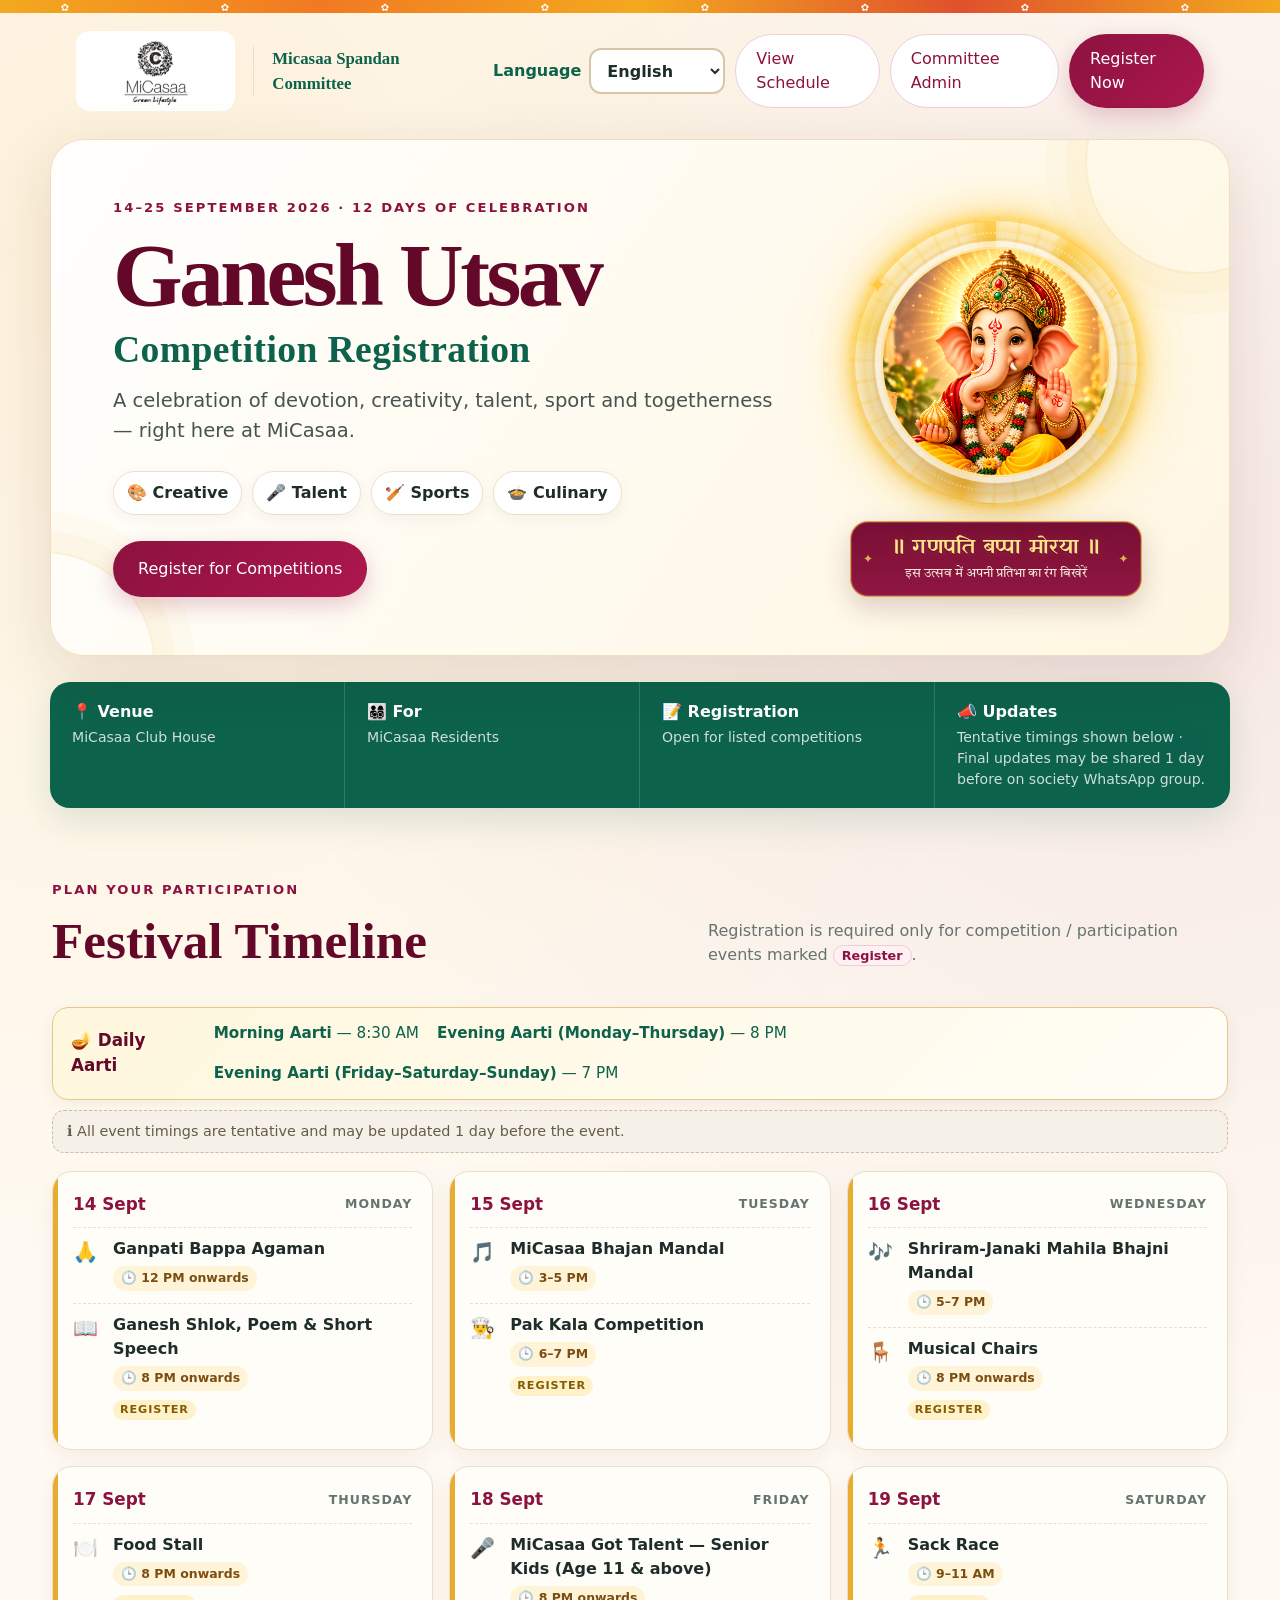
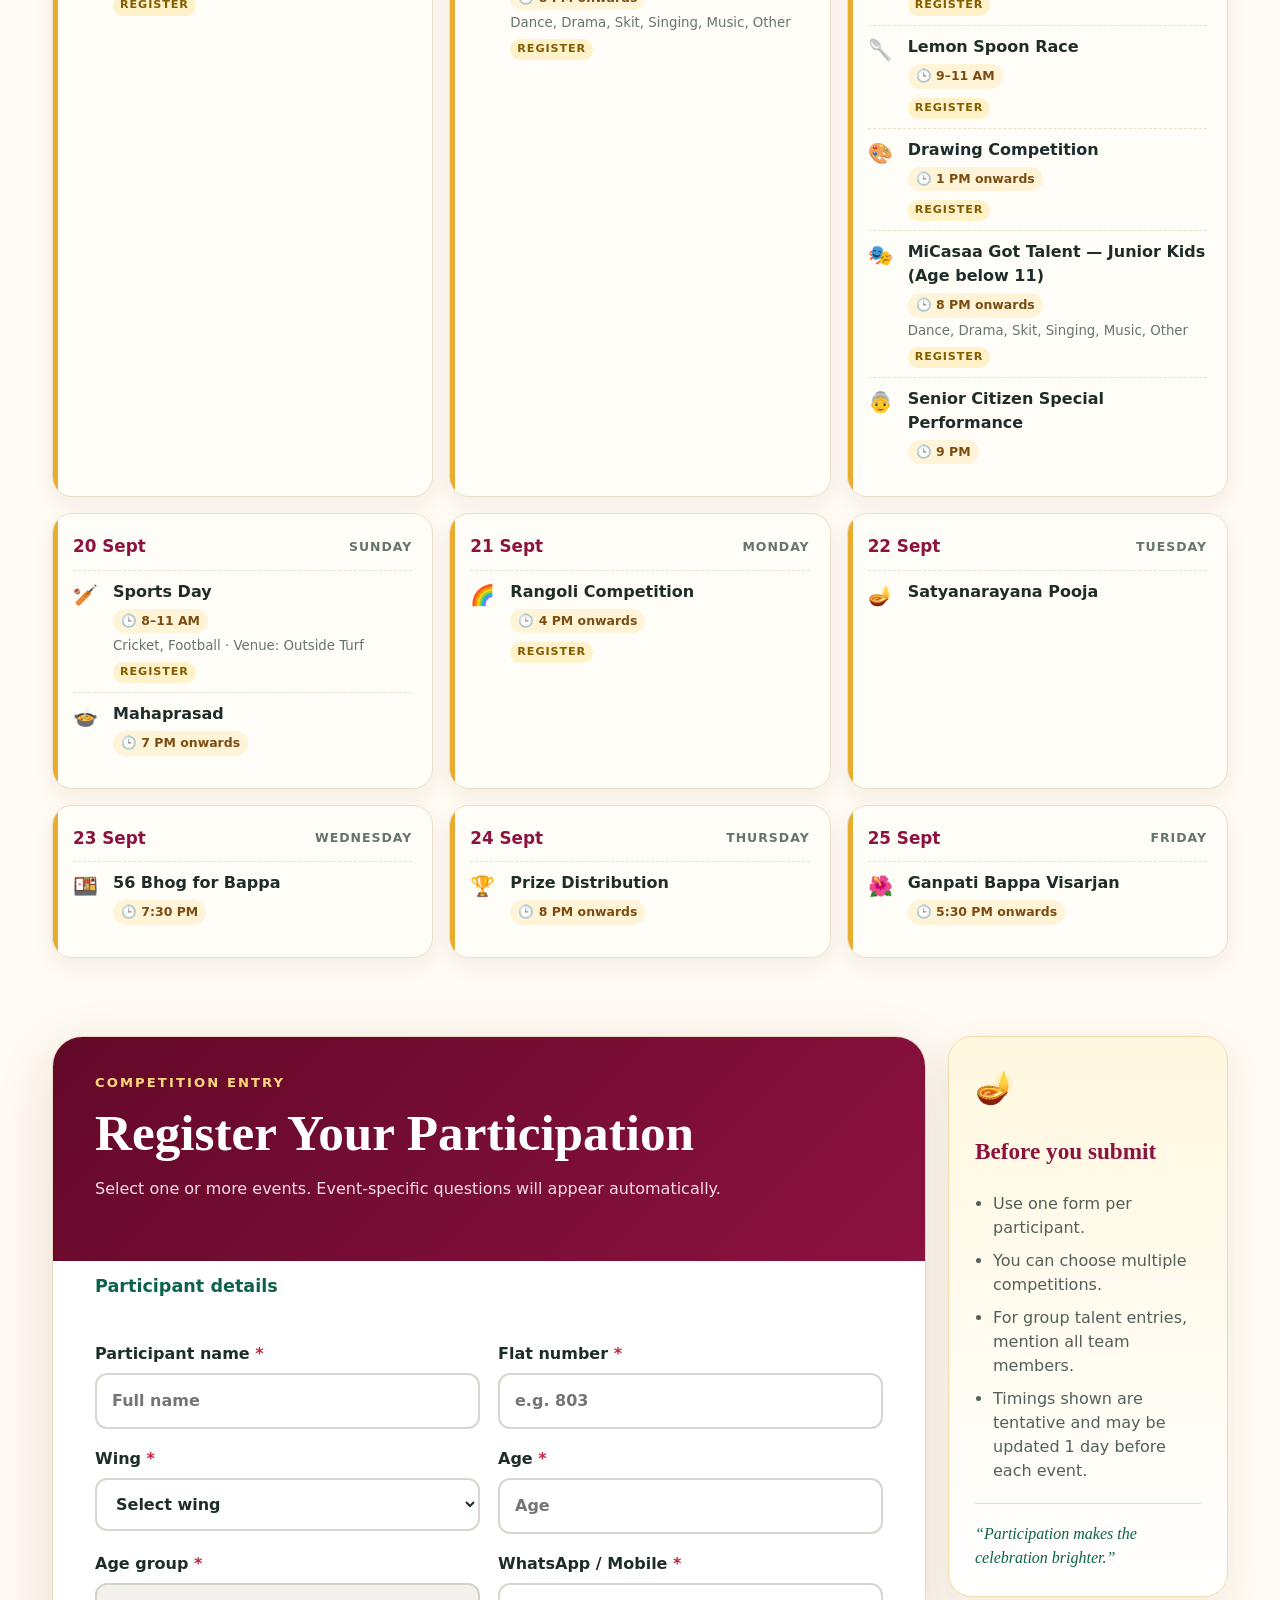
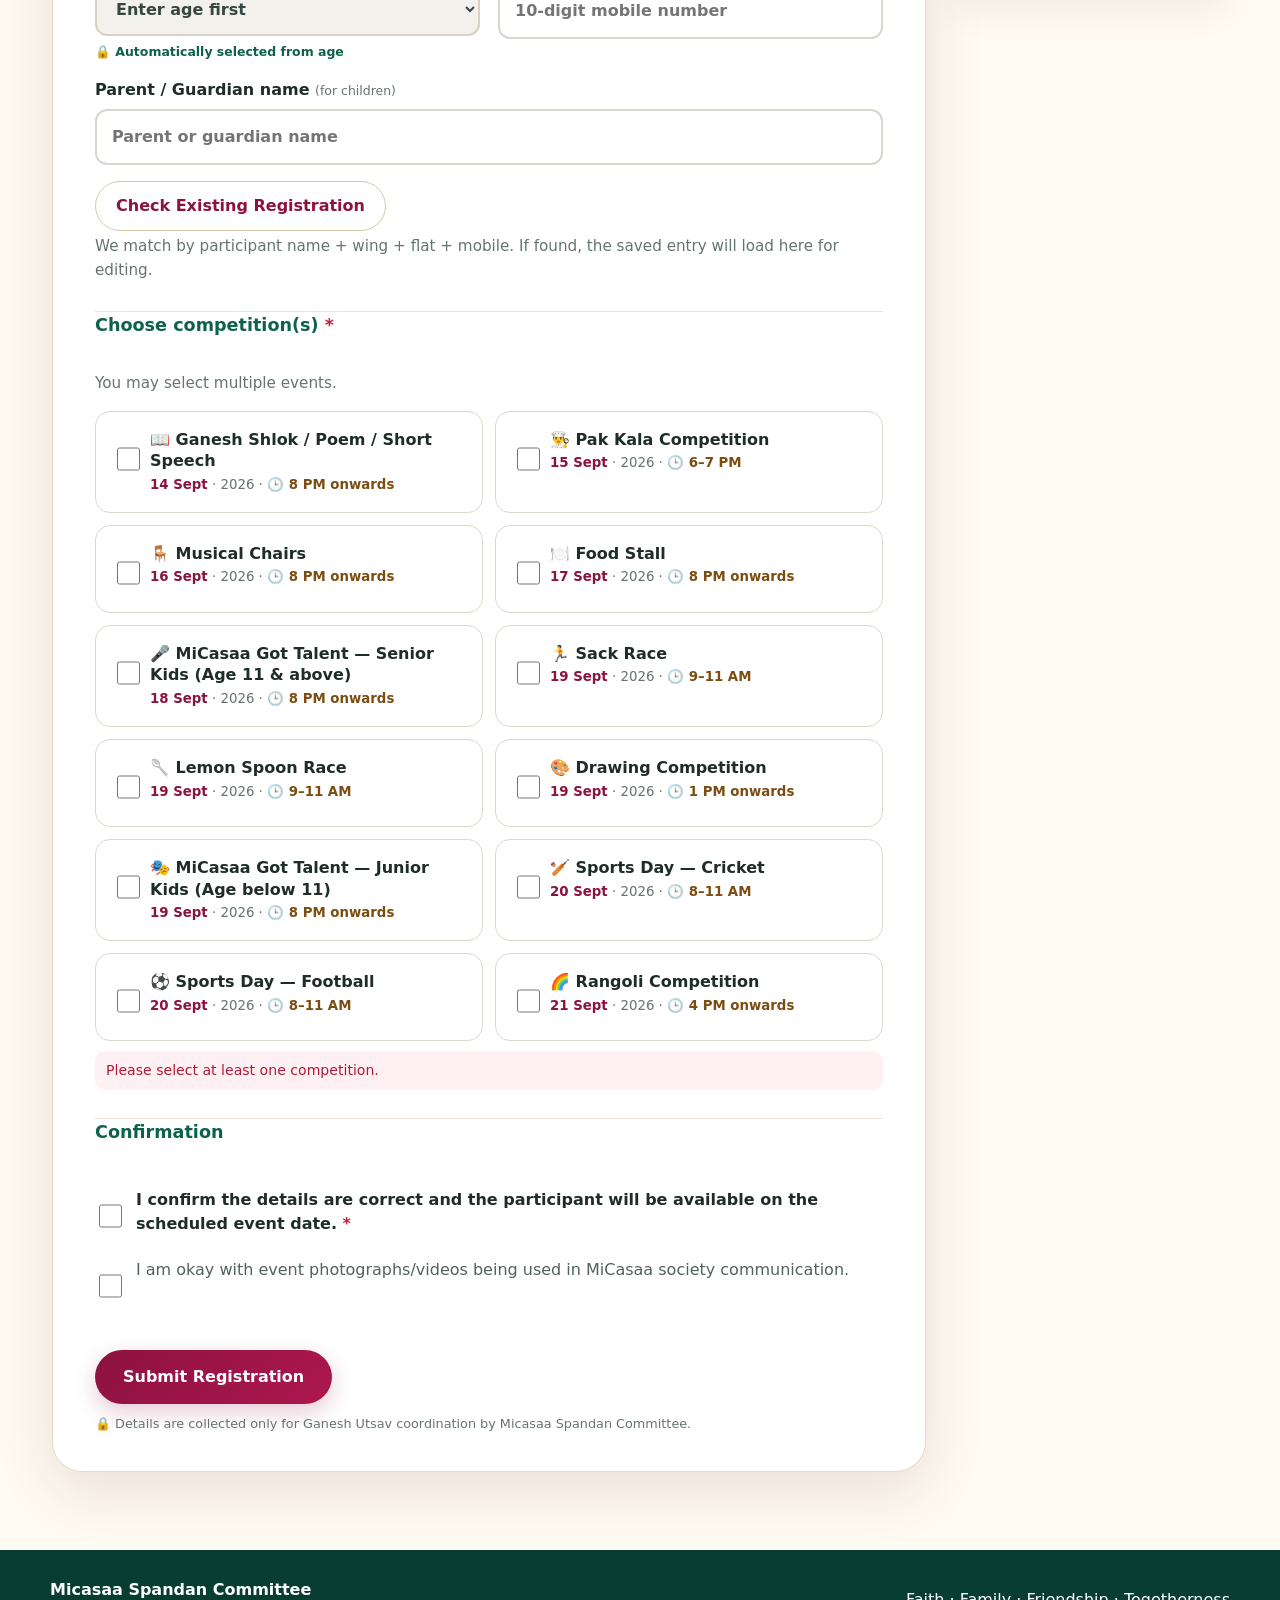
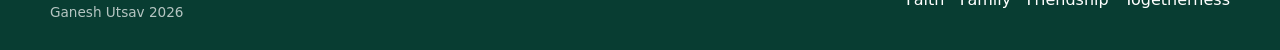
<file: index.html>
<!doctype html>
<html lang="en">
<head>
  <meta charset="utf-8" />
  <meta name="viewport" content="width=device-width, initial-scale=1" />
  <meta name="theme-color" content="#7f1237" />
  <title>MiCasaa Ganesh Utsav 2026 — Competition Registration</title>
  <meta name="description" content="Register for MiCasaa Ganesh Utsav 2026 competitions and activities organised by Micasaa Spandan Committee." />
  <link rel="preconnect" href="https://fonts.googleapis.com" />
  <link rel="preconnect" href="https://fonts.gstatic.com" crossorigin />
  <link href="https://fonts.googleapis.com/css2?family=Tiro+Devanagari+Hindi:ital@0;1&family=Yatra+One&display=swap" rel="stylesheet" />
  <link rel="stylesheet" href="style.css" />
</head>
<body>
  <div class="top-garland" aria-hidden="true">
    <span>✿</span><span>✿</span><span>✿</span><span>✿</span><span>✿</span><span>✿</span><span>✿</span><span>✿</span>
  </div>

  <header class="site-header">
    <div class="brand-wrap">
      <img src="assets/micasaa-logo.png" alt="MiCasaa Green Lifestyle" class="logo" />
      <div class="committee">Micasaa Spandan Committee</div>
    </div>
    <div class="header-actions">
      <label class="language-picker" for="languageSelect"><span data-i18n="languageLabel">Language</span><select id="languageSelect" aria-label="Select language"><option value="en">English</option><option value="hi">हिन्दी</option><option value="mr">मराठी</option></select></label>
      <a class="ghost-btn" href="#schedule" data-i18n="viewSchedule">View Schedule</a>
      <a class="ghost-btn" href="admin.html">Committee Admin</a>
      <a class="primary-btn" href="#register" data-i18n="registerNow">Register Now</a>
    </div>
  </header>

  <main>
    <section class="hero">
      <div class="hero-copy">
        <div class="eyebrow" data-i18n="heroEyebrow">14–25 September 2026 · 12 Days of Celebration</div>
        <h1><span class="hero-main" data-i18n="ganeshUtsav">Ganesh Utsav</span> <span data-i18n="competitionRegistration">Competition Registration</span></h1>
        <p class="hero-text" data-i18n="heroText">A celebration of devotion, creativity, talent, sport and togetherness — right here at MiCasaa.</p>
        <div class="hero-badges">
          <span data-i18n="creative">🎨 Creative</span><span data-i18n="talent">🎤 Talent</span><span data-i18n="sports">🏏 Sports</span><span data-i18n="culinary">🍲 Culinary</span>
        </div>
        <div class="hero-cta">
          <a class="primary-btn large" href="#register" data-i18n="registerCompetitions">Register for Competitions</a>
        </div>
      </div>
      <div class="hero-art" aria-hidden="true">
        <div class="divine-bappa-wrap">
          <div class="divine-aura aura-outer"></div>
          <div class="divine-aura aura-inner"></div>
          <div class="divine-rays"></div>
          <img src="assets/ganpati-reference-mirrored-crop.png" alt="" class="divine-bappa" />
          <span class="divine-sparkle s1">✦</span>
          <span class="divine-sparkle s2">✧</span>
          <span class="divine-sparkle s3">✦</span>
          <span class="divine-sparkle s4">✧</span>
        </div>
        <div class="modak-card festive-blessing" aria-label="गणपति बप्पा मोरया">
          <strong>॥ गणपति बप्पा मोरया ॥</strong>
          <span>इस उत्सव में अपनी प्रतिभा का रंग बिखेरें</span>
        </div>
      </div>
    </section>

    <section class="info-strip">
      <div><strong data-i18n="venue">📍 Venue</strong><span data-i18n="venueValue">MiCasaa Club House</span></div>
      <div><strong data-i18n="forLabel">👨‍👩‍👧‍👦 For</strong><span data-i18n="residents">MiCasaa Residents</span></div>
      <div><strong data-i18n="registrationLabel">📝 Registration</strong><span data-i18n="registrationOpen">Open for listed competitions</span></div>
      <div><strong data-i18n="updates">📣 Updates</strong><span data-i18n="timingsSeparate">Tentative timings shown below · Final updates may be shared 1 day before on society WhatsApp group.</span></div>
    </section>

    <section id="schedule" class="section schedule-section">
      <div class="section-heading">
        <div>
          <div class="eyebrow" data-i18n="planParticipation">Plan your participation</div>
          <h2 data-i18n="festivalTimeline">Festival Timeline</h2>
        </div>
        <p data-i18n-html="registrationMarked">Registration is required only for competition / participation events marked <span class="pill">Register</span>.</p>
      </div>
      <div class="schedule-notices">
        <div class="aarti-banner">
          <div class="aarti-title">🪔 <span data-i18n="dailyAarti">Daily Aarti</span></div>
          <div class="aarti-times">
            <span><strong data-i18n="morningAarti">Morning Aarti</strong> — 8:30 AM</span>
            <span><strong data-i18n="eveningAartiWeekdays">Evening Aarti (Monday–Thursday)</strong> — 8 PM</span>
            <span><strong data-i18n="eveningAartiFriSun">Evening Aarti (Friday–Saturday–Sunday)</strong> — 7 PM</span>
          </div>
        </div>
        <div class="tentative-time-note">ℹ️ <span data-i18n="tentativeTimeNote">All event timings are tentative and may be updated 1 day before the event.</span></div>
      </div>
      <div id="timeline" class="timeline"></div>
    </section>

    <section id="register" class="section register-section">
      <div class="registration-card">
        <div class="form-intro">
          <div class="eyebrow light" data-i18n="competitionEntry">Competition Entry</div>
          <h2 data-i18n="registerParticipation">Register Your Participation</h2>
          <p data-i18n="selectEventsIntro">Select one or more events. Event-specific questions will appear automatically.</p>
</div>

        <form id="registrationForm" novalidate>
          <fieldset>
            <legend data-i18n="participantDetails">Participant details</legend>
            <div class="form-grid">
              <label><span><span data-i18n="participantName">Participant name</span> <em>*</em></span>
                <input name="participantName" autocomplete="name" required placeholder="Full name" data-i18n-placeholder="fullNamePlaceholder" />
              </label>
              <label><span><span data-i18n="flatNumber">Flat number</span> <em>*</em></span>
                <input name="flatNumber" required inputmode="numeric" placeholder="e.g. 803" data-i18n-placeholder="flatPlaceholder" />
              </label>
              <label><span><span data-i18n="wing">Wing</span> <em>*</em></span>
                <select name="wing" required>
                  <option value="" data-i18n="selectWing">Select wing</option>
                  <option value="C1">C1</option><option value="C2">C2</option><option value="D">D</option><option value="E">E</option><option value="F">F</option><option value="G">G</option>
                </select>
              </label>
              <label><span><span data-i18n="age">Age</span> <em>*</em></span>
                <input name="age" required type="number" min="3" max="100" placeholder="Age" data-i18n-placeholder="agePlaceholder" />
              </label>
              <label class="age-group-field"><span><span data-i18n="ageGroup">Age group</span> <em>*</em></span>
                <select name="ageGroup" required disabled aria-disabled="true" tabindex="-1">
                  <option value="" data-i18n="selectAgeGroup">Enter age first</option>
                  <option value="Junior Kids" data-i18n="juniorKids">Junior Kids: 3 – 6 years</option>
                  <option value="Senior Kids" data-i18n="seniorKids">Senior Kids: 7 – 12 years</option>
                  <option value="Teens" data-i18n="teens">Teens: 13 – 19 years</option>
                  <option value="Adults" data-i18n="adults">Adults: 20 – 59 years</option>
                  <option value="Senior Citizens" data-i18n="seniorCitizens">Senior Citizens: 60+ years</option>
                </select>
                <small class="auto-field-note">🔒 <span data-i18n="ageGroupAuto">Automatically selected from age</span></small>
              </label>
              <label><span><span data-i18n="mobile">WhatsApp / Mobile</span> <em>*</em></span>
                <input name="mobile" required type="tel" inputmode="tel" pattern="[0-9 +()-]{10,18}" placeholder="10-digit mobile number" data-i18n-placeholder="mobilePlaceholder" />
              </label>
              <label class="full"><span><span data-i18n="guardianName">Parent / Guardian name</span> <span class="optional" data-i18n="forChildren">(for children)</span></span>
                <input name="guardianName" placeholder="Parent or guardian name" data-i18n-placeholder="guardianPlaceholder" />
              </label>
            </div>
            <div class="existing-check">
              <button id="checkExisting" class="ghost-btn inline-check" type="button" data-i18n="checkExisting">Check Existing Registration</button>
              <span class="field-help" data-i18n="existingHelp">We match by participant name + wing + flat + mobile. If found, the saved entry will load here for editing.</span>
            </div>
            <div id="existingStatus" class="existing-status" hidden></div>
          </fieldset>

          <fieldset>
            <legend><span data-i18n="chooseCompetitions">Choose competition(s)</span> <em>*</em></legend>
            <p class="field-help" data-i18n="multipleEvents">You may select multiple events.</p>
            <div id="competitionCards" class="competition-grid"></div>
            <div id="eventError" class="error-text" hidden data-i18n="selectAtLeastOne">Please select at least one competition.</div>
          </fieldset>

          <fieldset id="eventDetailsFieldset" hidden>
            <legend data-i18n="eventDetails">Event details</legend>
            <div id="dynamicQuestions"></div>
          </fieldset>

          <fieldset>
            <legend data-i18n="confirmation">Confirmation</legend>
            <label class="check-row">
              <input type="checkbox" name="confirmation" required />
              <span><span data-i18n="confirmDetails">I confirm the details are correct and the participant will be available on the scheduled event date.</span> <em>*</em></span>
            </label>
            <label class="check-row optional-consent">
              <input type="checkbox" name="photoConsent" />
              <span data-i18n="photoConsent">I am okay with event photographs/videos being used in MiCasaa society communication.</span>
            </label>
          </fieldset>

          <div class="submit-area">
            <button class="primary-btn submit-btn" type="submit">
              <span class="submit-label" data-i18n="submitRegistration">Submit Registration</span>
              <span class="spinner" hidden></span>
            </button>
            <p class="privacy-note" data-i18n="privacyNote">🔒 Details are collected only for Ganesh Utsav coordination by Micasaa Spandan Committee.</p>
          </div>
        </form>
      </div>

      <aside class="side-card">
        <div class="side-icon">🪔</div>
        <h3 data-i18n="beforeSubmit">Before you submit</h3>
        <ul>
          <li data-i18n="tipOneForm">Use one form per participant.</li>
          <li data-i18n="tipMultiple">You can choose multiple competitions.</li>
          <li data-i18n="tipGroup">For group talent entries, mention all team members.</li>
          <li data-i18n="tipTimings">Exact timings / rules will be shared by the committee.</li>
        </ul>
        <div class="quote" data-i18n="participationQuote">“Participation makes the celebration brighter.”</div>
      </aside>
    </section>
  </main>

  <div id="successModal" class="modal" hidden>
    <div class="modal-card" role="dialog" aria-modal="true" aria-labelledby="successTitle">
      <div class="success-icon">✓</div>
      <h2 id="successTitle" data-i18n="registrationReceived">Registration received!</h2>
      <p id="successMessage" data-i18n="successThankYou">Thank you for participating in MiCasaa Ganesh Utsav 2026.</p>
      <div id="registrationSummary" class="summary-box"></div>
      <div class="confirmation-share mandatory-share">
        <p class="share-heading" data-i18n="shareConfirmationTitle">Required final step</p>
        <p class="share-help" data-i18n="shareConfirmationHelp">To complete the registration, you must send these details to the Micasaa Spandan Committee on WhatsApp.</p>
        <div class="share-actions single-action">
          <button id="sendCommitteeWhatsApp" class="whatsapp-btn mandatory-whatsapp" type="button">
            <span class="wa-icon" aria-hidden="true">●</span> <span data-i18n="sendCommitteeWhatsApp">Mandatory: Send to Committee on WhatsApp</span>
          </button>
        </div>
        <p id="shareStatus" class="share-status" role="status" aria-live="polite"></p>
      </div>
      <p class="bappa">Ganpati Bappa Morya! 🙏🌺</p>
      <button id="closeModal" class="primary-btn" type="button" disabled>Send on WhatsApp to finish</button>
    </div>
  </div>

  <footer>
    <div><strong>Micasaa Spandan Committee</strong><span>Ganesh Utsav 2026</span></div>
    <div>Faith · Family · Friendship · Togetherness</div>
  </footer>

  <script src="config.js"></script>
  <script src="script.js"></script>
</body>
</html>
</file>
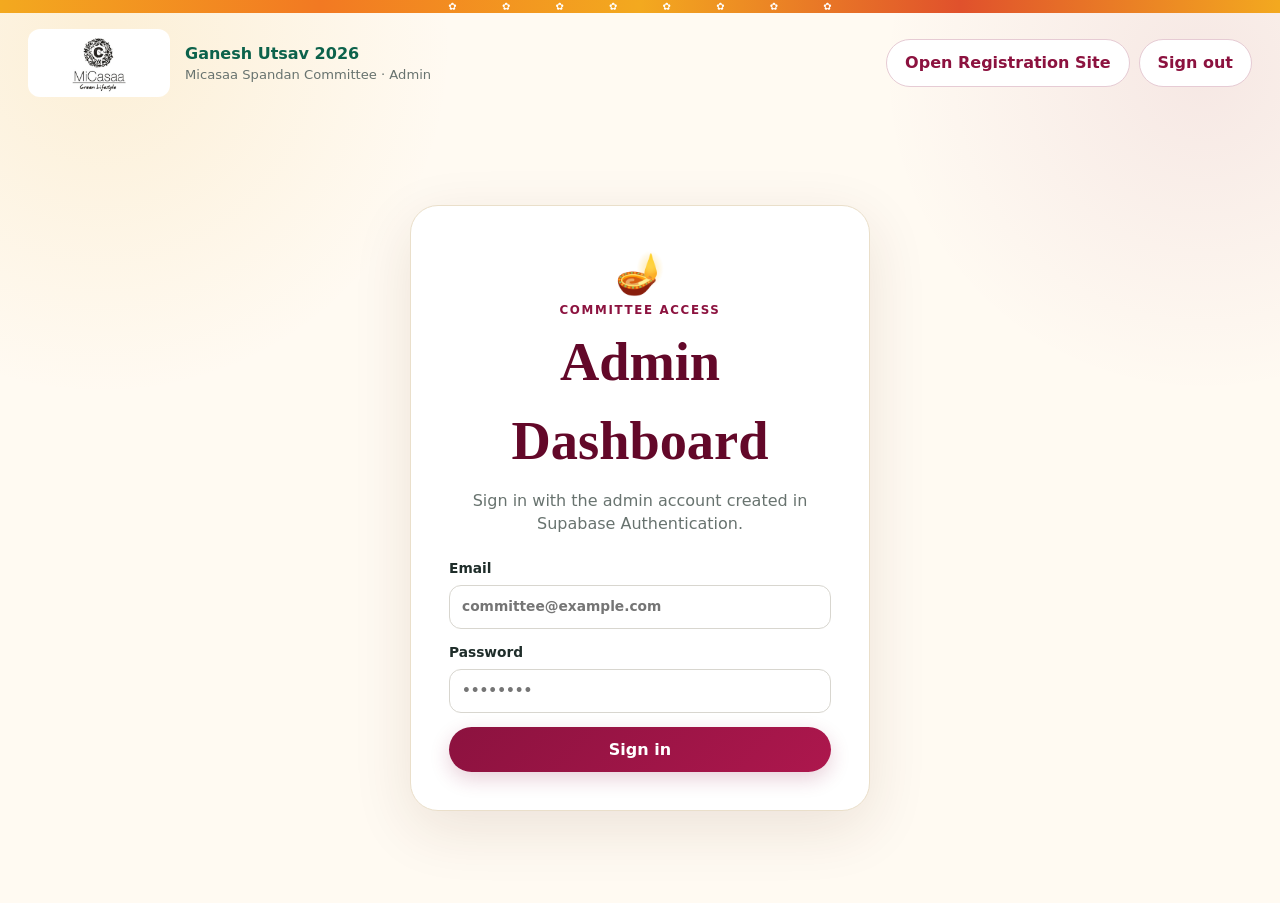
<file: admin.html>
<!doctype html>
<html lang="en">
<head>
  <meta charset="utf-8" />
  <meta name="viewport" content="width=device-width, initial-scale=1" />
  <meta name="theme-color" content="#7f1237" />
  <title>MiCasaa Ganesh Utsav — Admin Dashboard</title>
  <link rel="stylesheet" href="admin.css" />
</head>
<body>
  <div class="top-garland" aria-hidden="true">✿ ✿ ✿ ✿ ✿ ✿ ✿ ✿</div>
  <header class="admin-header">
    <div class="brand">
      <img src="assets/micasaa-logo.png" alt="MiCasaa Green Lifestyle" />
      <div><strong>Ganesh Utsav 2026</strong><span>Micasaa Spandan Committee · Admin</span></div>
    </div>
    <div class="header-actions">
      <a href="index.html" class="ghost-btn">Open Registration Site</a>
      <button id="logoutBtn" class="ghost-btn" hidden>Sign out</button>
    </div>
  </header>

  <main>
    <section id="loginView" class="login-shell">
      <div class="login-card">
        <div class="login-icon">🪔</div>
        <div class="eyebrow">Committee access</div>
        <h1>Admin Dashboard</h1>
        <p>Sign in with the admin account created in Supabase Authentication.</p>
        <form id="loginForm">
          <label>Email<input id="email" type="email" autocomplete="username" required placeholder="committee@example.com" /></label>
          <label>Password<input id="password" type="password" autocomplete="current-password" required placeholder="••••••••" /></label>
          <button class="primary-btn" type="submit"><span>Sign in</span><span id="loginSpinner" class="spinner" hidden></span></button>
          <div id="loginError" class="message error" hidden></div>
        </form>
      </div>
    </section>

    <section id="dashboardView" class="dashboard" hidden>
      <div class="dashboard-title">
        <div><div class="eyebrow">Live registrations</div><h1>Competition Dashboard</h1><p id="lastUpdated">Loading registrations…</p></div>
        <div class="title-actions"><button id="refreshBtn" class="ghost-btn">↻ Refresh</button><button id="exportBtn" class="primary-btn">⬇ Export CSV</button></div>
      </div>

      <div class="kpis">
        <article><span>Total participants</span><strong id="kpiParticipants">—</strong><small>Unique registration rows</small></article>
        <article><span>Event entries</span><strong id="kpiEntries">—</strong><small>Across all competitions</small></article>
        <article><span>Unique flats</span><strong id="kpiFlats">—</strong><small>Wing + flat combinations</small></article>
        <article><span>Updated today</span><strong id="kpiToday">—</strong><small>New or edited today</small></article>
      </div>

      <section class="panel summary-panel">
        <div class="panel-head"><div><div class="eyebrow">At a glance</div><h2>Event-wise registrations</h2></div></div>
        <div id="eventSummary" class="event-summary"></div>
      </section>


      <section class="panel report-panel">
        <div class="panel-head">
          <div><div class="eyebrow">Paper-ready lists</div><h2>Event-wise Printable Report</h2><p class="panel-note">Choose an event to generate a clean participant list with the event-specific registration details.</p></div>
        </div>
        <div class="report-controls">
          <label>Event<select id="reportEvent"><option value="">Select an event</option></select></label>
          <button id="generateReportBtn" class="primary-btn">🖨 Generate Printable Report</button>
        </div>
      </section>

      <section class="panel">
        <div class="panel-head"><div><div class="eyebrow">Participants</div><h2>Registration List</h2></div><div id="resultCount" class="result-count"></div></div>
        <div class="filters">
          <label class="search">Search<input id="searchInput" placeholder="Name, flat, mobile or registration ID" /></label>
          <label>Wing<select id="wingFilter"><option value="">All wings</option><option>C1</option><option>C2</option><option>D</option><option>E</option><option>F</option><option>G</option></select></label>
          <label>Event<select id="eventFilter"><option value="">All events</option></select></label>
          <label>Age group<select id="ageFilter"><option value="">All age groups</option><option>Junior Kids</option><option>Senior Kids</option><option>Teens</option><option>Adults</option><option>Senior Citizens</option></select></label>
          <button id="clearFilters" class="clear-btn">Clear</button>
        </div>
        <div id="dashboardMessage" class="message" hidden></div>
        <div class="table-wrap">
          <table>
            <thead><tr><th>Registration</th><th>Participant</th><th>Flat</th><th>Contact</th><th>Age</th><th>Events</th><th>Updated</th><th></th></tr></thead>
            <tbody id="registrationRows"></tbody>
          </table>
        </div>
        <div id="emptyState" class="empty-state" hidden>No registrations match these filters.</div>
      </section>
    </section>
  </main>

  <div id="editModal" class="modal" hidden>
    <div class="modal-card">
      <div class="modal-head"><div><div class="eyebrow">Committee edit</div><h2>Edit Registration</h2><p id="editRegistrationCode"></p></div><button id="closeEdit" class="icon-btn">×</button></div>
      <form id="editForm">
        <input type="hidden" name="id" />
        <div class="form-grid">
          <label>Participant name<input name="participantName" required /></label>
          <label>Flat number<input name="flatNumber" required /></label>
          <label>Wing<select name="wing" required><option>C1</option><option>C2</option><option>D</option><option>E</option><option>F</option><option>G</option></select></label>
          <label>Mobile<input name="mobile" required /></label>
          <label>Age<input name="age" type="number" min="3" max="100" required /></label>
          <label>Age group<select name="ageGroup" required disabled aria-disabled="true" tabindex="-1"><option value="">Enter age first</option><option>Junior Kids</option><option>Senior Kids</option><option>Teens</option><option>Adults</option><option>Senior Citizens</option></select><small>🔒 Automatically selected from age</small></label>
          <label class="full">Parent / Guardian<input name="guardianName" /></label>
        </div>
        <fieldset><legend>Competition(s)</legend><div id="editEvents" class="edit-events"></div></fieldset>
        <fieldset id="editDetailsFieldset"><legend>Event-specific details</legend><div id="editDynamicQuestions"></div></fieldset>
        <label class="check-row"><input name="photoConsent" type="checkbox" /> Photo/video consent</label>
        <div id="editError" class="message error" hidden></div>
        <div class="modal-actions"><button type="button" id="cancelEdit" class="ghost-btn">Cancel</button><button type="submit" class="primary-btn">Save Changes</button></div>
      </form>
    </div>
  </div>


  <div id="reportModal" class="modal report-modal" hidden>
    <div class="modal-card report-modal-card">
      <div class="modal-head no-print">
        <div><div class="eyebrow">Event-wise report</div><h2 id="reportModalHeading">Printable Participant List</h2><p>Use Print / Save as PDF from your browser.</p></div>
        <button id="closeReport" class="icon-btn">×</button>
      </div>
      <div class="report-actions no-print">
        <button id="printReportBtn" class="primary-btn">🖨 Print / Save PDF</button>
        <button id="exportEventCsvBtn" class="ghost-btn">⬇ Export this event CSV</button>
      </div>
      <section id="printableReport" class="printable-report">
        <div class="print-report-header">
          <div>
            <div class="print-brand">MiCasaa</div>
            <h1>Ganesh Utsav 2026</h1>
            <p>Micasaa Spandan Committee</p>
          </div>
          <div class="print-event-meta">
            <h2 id="printEventName"></h2>
            <strong id="printEventDate"></strong>
            <span id="printGeneratedAt"></span>
          </div>
        </div>
        <div class="print-summary"><strong id="printTotal"></strong><span>Event-wise participant registration list</span></div>
        <div class="print-table-wrap"><table id="printReportTable" class="print-report-table"><thead></thead><tbody></tbody></table></div>
        <div id="printEmpty" class="empty-state" hidden>No registrations found for this event.</div>
        <div class="print-footer"><span>Prepared by Micasaa Spandan Committee</span><span>Ganpati Bappa Morya! 🙏</span></div>
      </section>
    </div>
  </div>

  <script src="config.js"></script>
  <script src="admin.js"></script>
</body>
</html>
</file>
<file: style.css>
:root {
  --maroon:#8c123f;
  --maroon-dark:#630829;
  --gold:#e8ad2f;
  --gold-soft:#ffe8a4;
  --green:#0c624b;
  --ink:#1f2d2a;
  --muted:#66746f;
  --cream:#fffaf0;
  --paper:#fffdf8;
  --line:#eadfca;
  --shadow:0 18px 60px rgba(80,35,18,.12);
  --radius:24px;
}
*{box-sizing:border-box}html{scroll-behavior:smooth}body{margin:0;color:var(--ink);font-family:Inter,ui-sans-serif,system-ui,-apple-system,BlinkMacSystemFont,"Segoe UI",sans-serif;background:
radial-gradient(circle at 10% 5%, rgba(232,173,47,.12), transparent 22%),
radial-gradient(circle at 90% 12%, rgba(140,18,63,.08), transparent 20%),
#fffaf2;line-height:1.5}.top-garland{height:13px;background:linear-gradient(90deg,#f3a91f,#f27922,#f3a91f,#e0512c,#f3a91f);display:flex;justify-content:space-around;overflow:hidden;color:#fff;font-size:10px;letter-spacing:30px}.site-header{max-width:1180px;margin:auto;padding:18px 26px;display:flex;align-items:center;justify-content:space-between;gap:24px}.brand-wrap{display:flex;align-items:center;gap:18px}.logo{width:170px;height:80px;object-fit:contain;background:#fff;border-radius:14px;padding:4px}.committee{font-family:Georgia,serif;color:var(--green);font-size:1.05rem;font-weight:700;border-left:1px solid var(--line);padding-left:18px}.header-actions{display:flex;gap:10px}.primary-btn,.ghost-btn{display:inline-flex;align-items:center;justify-content:center;text-decoration:none;border-radius:999px;padding:12px 20px;font-weight:800;border:1px solid transparent;transition:.2s ease;cursor:pointer;font:inherit}.primary-btn{background:linear-gradient(135deg,var(--maroon),#ad174d);color:#fff;box-shadow:0 8px 22px rgba(140,18,63,.22)}.primary-btn:hover{transform:translateY(-1px);box-shadow:0 10px 28px rgba(140,18,63,.3)}.ghost-btn{background:#fff;color:var(--maroon);border-color:#ead0da}.ghost-btn:hover{background:#fff3f7}.hero{max-width:1180px;margin:10px auto 26px;padding:58px 62px;border-radius:34px;display:grid;grid-template-columns:1.35fr .65fr;min-height:500px;background:
linear-gradient(125deg,rgba(255,255,255,.96),rgba(255,247,225,.96)),
repeating-linear-gradient(45deg,transparent 0 20px,rgba(232,173,47,.08) 20px 21px);position:relative;overflow:hidden;box-shadow:var(--shadow);border:1px solid #f1dec0}.hero:before,.hero:after{content:"";position:absolute;width:220px;height:220px;border:2px solid rgba(232,173,47,.16);border-radius:50%;right:-80px;top:-90px;box-shadow:0 0 0 20px rgba(232,173,47,.05),0 0 0 40px rgba(232,173,47,.04)}.hero:after{right:auto;left:-120px;top:auto;bottom:-120px}.hero-copy{position:relative;z-index:2;align-self:center}.eyebrow{font-size:.82rem;text-transform:uppercase;letter-spacing:.16em;color:var(--maroon);font-weight:900}.eyebrow.light{color:#ffd87b}.hero h1{font-family:Georgia,serif;font-size:clamp(3rem,7vw,5.6rem);line-height:.92;margin:16px 0 18px;color:var(--maroon-dark);letter-spacing:-.04em}.hero h1 span{display:block;color:var(--green);font-size:.42em;letter-spacing:.01em;margin-top:16px}.hero-text{font-size:1.22rem;max-width:680px;color:#46544f}.hero-badges{display:flex;gap:10px;flex-wrap:wrap;margin:26px 0}.hero-badges span{background:#fff;border:1px solid #eedfcb;border-radius:999px;padding:9px 13px;font-weight:700;box-shadow:0 4px 15px rgba(79,41,24,.05)}.hero-cta{display:flex;align-items:center;gap:16px;flex-wrap:wrap}.large{padding:15px 24px}.microcopy{font-size:.88rem;color:var(--muted)}.hero-art{position:relative;display:grid;place-items:center;min-height:360px}.mandala{width:300px;height:300px;border:2px dashed rgba(140,18,63,.25);border-radius:50%;position:absolute;animation:spin 36s linear infinite}.mandala:before,.mandala:after{content:"✦ ✤ ✦ ✤ ✦ ✤ ✦ ✤";position:absolute;inset:36px;display:grid;place-items:center;color:rgba(232,173,47,.8);font-size:30px;letter-spacing:8px;transform:rotate(45deg)}.mandala:after{inset:78px;transform:rotate(-15deg);color:rgba(12,98,75,.45);font-size:18px}.ganesha-symbol{font-family:Georgia,serif;font-size:8rem;color:var(--maroon);z-index:1;filter:drop-shadow(0 10px 18px rgba(140,18,63,.15))}.modak-card{position:absolute;bottom:10px;z-index:2;background:#fff;padding:15px 18px;border-radius:16px;border:1px solid #ecdaba;box-shadow:0 12px 30px rgba(72,37,20,.1);display:grid;grid-template-columns:auto 1fr;gap:2px 10px;align-items:center}.modak-card strong{color:var(--maroon)}.modak-card span{grid-column:2;font-size:.82rem;color:var(--muted)}@keyframes spin{to{transform:rotate(360deg)}}.info-strip{max-width:1180px;margin:0 auto 72px;display:grid;grid-template-columns:repeat(4,1fr);background:var(--green);color:#fff;border-radius:20px;overflow:hidden;box-shadow:0 12px 35px rgba(12,98,75,.14)}.info-strip>div{padding:18px 22px;border-right:1px solid rgba(255,255,255,.15);display:flex;flex-direction:column;gap:3px}.info-strip>div:last-child{border:0}.info-strip span{font-size:.88rem;opacity:.8}.section{max-width:1180px;margin:0 auto 78px;padding:0 2px}.section-heading{display:flex;justify-content:space-between;align-items:end;gap:40px;margin-bottom:24px}.section-heading h2,.form-intro h2{font-family:Georgia,serif;color:var(--maroon-dark);font-size:clamp(2rem,4vw,3.3rem);margin:3px 0}.section-heading p{max-width:520px;color:var(--muted)}.pill{background:#fff0f4;color:var(--maroon);border:1px solid #f0ccd8;border-radius:999px;padding:2px 8px;font-size:.8rem;font-weight:800}.timeline{display:grid;grid-template-columns:repeat(3,1fr);gap:16px}.day-card{background:var(--paper);border:1px solid var(--line);border-radius:20px;padding:20px;position:relative;overflow:hidden;box-shadow:0 8px 22px rgba(65,40,26,.06)}.day-card:before{content:"";position:absolute;left:0;top:0;bottom:0;width:5px;background:var(--gold)}.day-head{display:flex;justify-content:space-between;align-items:center;margin-bottom:10px}.date-chip{font-weight:900;color:var(--maroon);font-size:1.05rem}.weekday{font-size:.78rem;text-transform:uppercase;letter-spacing:.08em;color:var(--muted);font-weight:800}.event-line{display:flex;gap:10px;align-items:flex-start;padding:9px 0;border-top:1px dashed #eadfca}.event-line:first-of-type{border-top:0}.event-icon{width:30px;flex:0 0 30px;font-size:1.25rem}.event-line strong{display:block}.event-line small{display:block;color:var(--muted);margin-top:2px}.register-tag{display:inline-block;margin-top:6px;background:#fff1c9;color:#835d00;border-radius:999px;padding:2px 7px;font-size:.7rem;text-transform:uppercase;letter-spacing:.08em;font-weight:900}.register-section{display:grid;grid-template-columns:minmax(0,1fr) 280px;gap:22px;align-items:start}.registration-card{background:#fff;border-radius:30px;overflow:hidden;box-shadow:var(--shadow);border:1px solid #ead8c1}.form-intro{background:linear-gradient(135deg,var(--maroon-dark),var(--maroon));color:#fff;padding:36px 42px}.form-intro h2{color:#fff}.form-intro p{margin:5px 0 24px;color:#f8dce7}.stepper{display:flex;gap:8px;flex-wrap:wrap}.stepper span{background:rgba(255,255,255,.1);border:1px solid rgba(255,255,255,.18);border-radius:999px;padding:7px 12px;font-size:.8rem}.stepper .active{background:#fff;color:var(--maroon)}form{padding:12px 42px 38px}fieldset{border:0;border-bottom:1px solid #eee2d4;padding:28px 0;margin:0}fieldset:last-of-type{border-bottom:0}legend{font-size:1.1rem;font-weight:900;color:var(--green);padding:0;margin-bottom:14px}em{color:#c12442;font-style:normal}.optional{font-size:.78rem;color:var(--muted);font-weight:500}.form-grid{display:grid;grid-template-columns:repeat(2,minmax(0,1fr));gap:18px}.form-grid label,.dynamic-block label{display:flex;flex-direction:column;gap:7px;font-weight:750;font-size:.9rem}.full{grid-column:1/-1}input,select,textarea{width:100%;border:1px solid #d8d6cf;border-radius:12px;padding:12px 13px;font:inherit;color:var(--ink);background:#fff;outline:0;transition:.15s}input:focus,select:focus,textarea:focus{border-color:var(--green);box-shadow:0 0 0 3px rgba(12,98,75,.1)}.age-group-field select:disabled{background:#f3f1eb;color:#364640;border-color:#d7d1c5;opacity:1;cursor:not-allowed;font-weight:800}.auto-field-note{display:block;color:var(--green);font-size:.78rem;font-weight:750;line-height:1.35;margin-top:1px}textarea{min-height:92px;resize:vertical}.field-help{font-size:.88rem;color:var(--muted);margin-top:-8px}.competition-grid{display:grid;grid-template-columns:repeat(2,1fr);gap:12px}.competition-card{position:relative;border:1px solid #ddd8cc;border-radius:15px;padding:14px 14px 14px 46px;cursor:pointer;background:#fff;transition:.16s;min-height:76px}.competition-card:hover{border-color:#d6ad59;background:#fffdf8}.competition-card.selected{border-color:var(--maroon);background:#fff3f7;box-shadow:0 0 0 2px rgba(140,18,63,.08)}.competition-card input{position:absolute;left:15px;top:18px;width:18px;height:18px;accent-color:var(--maroon)}.competition-card strong{display:block;font-size:.92rem}.competition-card small{color:var(--muted);display:block;margin-top:3px}.competition-card .event-date{color:var(--maroon);font-weight:800}.error-text{color:#b11a36;background:#fff0f3;border-radius:10px;padding:9px 11px;margin-top:10px;font-size:.88rem}.dynamic-block{background:#fbfaf6;border:1px solid #e8dfd2;border-radius:16px;padding:18px;margin:12px 0}.dynamic-block h4{margin:0 0 13px;color:var(--maroon)}.dynamic-grid{display:grid;grid-template-columns:repeat(2,1fr);gap:14px}.choice-field{display:flex;flex-direction:column;gap:7px}.choice-label{font-weight:800;font-size:.94rem}.choice-help{font-size:.82rem;color:var(--muted);margin-top:-2px}.option-grid{display:grid;grid-template-columns:repeat(2,minmax(0,1fr));gap:9px;margin-top:3px}.option-check{display:flex!important;flex-direction:row!important;align-items:center;gap:10px;padding:11px 12px;border:1px solid #ddd8cc;border-radius:12px;background:#fff;cursor:pointer;font-weight:700!important;min-height:48px}.option-check:hover{border-color:#d6ad59;background:#fffdf8}.option-check input{width:23px;height:23px;flex:0 0 23px;margin:0;accent-color:var(--maroon)}.option-check:has(input:checked){border-color:var(--maroon);background:#fff3f7;box-shadow:0 0 0 2px rgba(140,18,63,.06)}.check-row{display:flex;gap:11px;align-items:flex-start;font-weight:650}.check-row input{width:18px;height:18px;accent-color:var(--green);margin-top:3px;flex:0 0 auto}.optional-consent{margin-top:14px;color:#53615c;font-weight:500}.submit-area{display:flex;flex-direction:column;align-items:flex-start;gap:10px;padding-top:8px}.submit-btn{border:0;padding:15px 28px;font-weight:900}.privacy-note{font-size:.8rem;color:var(--muted);margin:0}.spinner{width:17px;height:17px;border:2px solid rgba(255,255,255,.5);border-top-color:#fff;border-radius:50%;animation:spin .8s linear infinite}.side-card{position:sticky;top:20px;background:linear-gradient(180deg,#fff7df,#fff);border:1px solid #efdca9;border-radius:24px;padding:26px;box-shadow:0 12px 36px rgba(88,52,20,.08)}.side-icon{font-size:2rem}.side-card h3{color:var(--maroon);font-family:Georgia,serif;font-size:1.45rem}.side-card ul{padding-left:18px;color:#52605b}.side-card li{margin:9px 0}.quote{margin-top:20px;border-top:1px solid #eddcaf;padding-top:18px;color:var(--green);font-family:Georgia,serif;font-style:italic}.modal{position:fixed;inset:0;background:rgba(35,18,12,.62);z-index:50;display:grid;place-items:center;padding:20px}.modal[hidden]{display:none}.modal-card{background:#fffdf8;width:min(520px,100%);border-radius:26px;padding:34px;text-align:center;box-shadow:0 28px 80px rgba(0,0,0,.25);border:2px solid #ecd18a}.success-icon{width:64px;height:64px;display:grid;place-items:center;margin:0 auto 12px;border-radius:50%;background:#e8f7ef;color:var(--green);font-size:2rem;font-weight:900}.modal h2{font-family:Georgia,serif;color:var(--maroon);font-size:2rem;margin:8px}.summary-box{background:#f8f4ea;border-radius:15px;padding:15px;margin:18px 0;text-align:left;font-size:.9rem}.bappa{font-weight:900;color:var(--green)}footer{background:#083d32;color:#fff;padding:28px max(26px,calc((100vw - 1180px)/2));display:flex;justify-content:space-between;gap:20px;align-items:center}footer div:first-child{display:flex;flex-direction:column}footer span{opacity:.7;font-size:.85rem}
@media(max-width:900px){.site-header{padding:14px 18px}.committee{display:none}.header-actions .ghost-btn{display:none}.hero{margin:4px 14px 20px;padding:38px 26px;grid-template-columns:1fr}.hero-art{min-height:240px}.hero h1{font-size:3.7rem}.mandala{width:230px;height:230px}.ganesha-symbol{font-size:6rem}.info-strip{margin:0 14px 52px;grid-template-columns:repeat(2,1fr)}.timeline{grid-template-columns:repeat(2,1fr)}.section{padding:0 14px}.register-section{grid-template-columns:1fr}.side-card{position:static}.form-intro,form{padding-left:24px;padding-right:24px}}
@media(max-width:620px){.logo{width:132px;height:64px}.site-header .primary-btn{padding:10px 14px;font-size:.84rem}.hero{padding:32px 20px;border-radius:24px}.hero h1{font-size:3rem}.hero h1 span{font-size:.38em}.hero-text{font-size:1rem}.hero-art{min-height:220px}.modak-card{font-size:.8rem}.info-strip{grid-template-columns:1fr 1fr;border-radius:16px}.info-strip>div{padding:14px}.section-heading{display:block}.timeline{grid-template-columns:1fr}.registration-card{border-radius:22px}.form-grid,.competition-grid,.dynamic-grid,.option-grid{grid-template-columns:1fr}.stepper b{display:none}form{padding:6px 18px 28px}.form-intro{padding:28px 20px}.form-intro h2{font-size:2.35rem}footer{display:block;text-align:center}footer div+div{margin-top:10px}.hero-cta{align-items:flex-start;flex-direction:column}}

/* Existing registration / edit mode */
.existing-check{display:flex;align-items:center;gap:12px;flex-wrap:wrap;margin-top:16px}
.inline-check{background:#fff;border:1px solid #d9c7a9;color:var(--maroon);cursor:pointer;font:inherit;font-weight:850}
.inline-check:disabled{opacity:.55;cursor:wait}
.existing-status{margin-top:14px;border-radius:14px;padding:13px 15px;font-size:.9rem;border:1px solid #d8e7df;background:#edf8f2;color:#175c48}
.existing-status.not-found{background:#fffaf0;border-color:#efdfb8;color:#755619}
.existing-status.found{background:#edf8f2;border-color:#b9dfcd;color:#155c47}
.existing-status.error{background:#fff1f3;border-color:#f0c4cd;color:#a02039}
.edit-chip{display:inline-block;margin-left:6px;background:#dff4e9;color:#176249;border-radius:999px;padding:3px 8px;font-size:.75rem;font-weight:900}

.food-stall-note{margin-top:4px;padding:12px 14px;border-radius:12px;background:#fff7df;border:1px solid #e7c66b;color:#6f4d16;font-size:.92rem;line-height:1.45}
.food-stall-note strong{color:#8b2f24}

/* Accessibility and language controls — optimized for residents including senior citizens */
.language-picker{display:flex;align-items:center;gap:8px;font-weight:800;color:var(--green);white-space:nowrap}
.language-picker select{width:auto;min-width:120px;min-height:46px;padding:9px 34px 9px 12px;border:2px solid #d7c6a8;background:#fff;font-weight:800;cursor:pointer}
.hero h1 .hero-main{display:inline;color:var(--maroon-dark);font-size:1em;letter-spacing:-.04em;margin-top:0}
.registration-card label{font-size:1rem}
.registration-card input,.registration-card select,.registration-card textarea{font-size:1rem;min-height:50px;padding:14px 15px;border-width:2px}
.registration-card textarea{min-height:104px}
.competition-card{min-height:88px;padding:17px 16px 17px 54px}
.competition-card input{width:23px;height:23px;left:17px;top:19px}
.competition-card strong{font-size:1rem;line-height:1.35}
.check-row input{width:23px;height:23px}
.inline-check,.submit-btn{min-height:50px}
.field-help{font-size:.95rem;line-height:1.55}
.existing-check{gap:12px}

@media(max-width:900px){
  .header-actions{align-items:center;gap:8px}
  .language-picker{font-size:.9rem}
  .language-picker select{min-width:108px}
}
@media(max-width:620px){
  .site-header{align-items:center}
  .header-actions{margin-left:auto}
  .header-actions>a{display:none}
  .language-picker{display:grid;gap:3px;font-size:.78rem}
  .language-picker select{min-width:112px;min-height:44px;font-size:.92rem}
  .registration-card label{font-size:1.02rem}
  .registration-card input,.registration-card select,.registration-card textarea{font-size:16px;min-height:54px}
  .competition-card{min-height:92px}
  .submit-btn,.inline-check{width:100%;min-height:54px;font-size:1rem}
  .existing-check{display:grid}
  .side-card{font-size:1rem}
}


/* Festival timing updates */
.schedule-notices{display:grid;gap:10px;margin:0 0 18px}
.aarti-banner{display:flex;justify-content:space-between;align-items:center;gap:16px;padding:14px 18px;border:1px solid #e4c98b;border-radius:16px;background:linear-gradient(135deg,#fff7dd,#fffdf6);box-shadow:0 5px 18px rgba(95,58,19,.06)}
.aarti-title{font-weight:900;color:var(--maroon-dark);font-size:1.05rem}
.aarti-times{display:flex;gap:18px;flex-wrap:wrap;color:var(--green);font-size:.95rem}
.tentative-time-note{padding:10px 14px;border-radius:12px;background:#f5f1e8;border:1px dashed #cbbd9e;color:#665b46;font-size:.9rem;line-height:1.45}
.event-time{display:block;width:max-content;margin:5px 0 3px;padding:3px 8px;border-radius:999px;background:#fff4d8;color:#7b4d12;font-size:.78rem;font-weight:900}
.competition-time{color:#7b4d12;font-weight:800}
@media(max-width:620px){.aarti-banner{align-items:flex-start;flex-direction:column}.aarti-times{display:grid;gap:6px}.event-time{font-size:.8rem}}


/* Divine animated Ganpati hero art — compact replacement for the former Om symbol */
.divine-bappa-wrap{position:relative;width:292px;height:292px;display:grid;place-items:center;isolation:isolate;z-index:1}
.divine-bappa{position:relative;z-index:4;width:232px;height:225px;object-fit:contain;border-radius:46%;filter:drop-shadow(0 12px 22px rgba(99,8,41,.18));animation:bappaBless 4.8s ease-in-out infinite;user-select:none;pointer-events:none}
.divine-aura{position:absolute;left:50%;top:43%;border-radius:50%;transform:translate(-50%,-50%);pointer-events:none}
.aura-outer{z-index:1;width:250px;height:250px;background:conic-gradient(from 0deg,transparent 0 8%,rgba(255,198,48,.8) 11%,transparent 18% 31%,rgba(255,222,113,.95) 35%,transparent 42% 59%,rgba(255,177,24,.72) 64%,transparent 72% 86%,rgba(255,233,150,.85) 90%,transparent 96%);border:2px solid rgba(232,173,47,.42);box-shadow:0 0 18px rgba(232,173,47,.45),0 0 42px rgba(255,205,65,.28),inset 0 0 22px rgba(255,218,115,.22);animation:auraSpin 10s linear infinite}
.aura-outer:before,.aura-outer:after{content:"";position:absolute;inset:12px;border-radius:50%;border:1px dashed rgba(255,220,123,.72);box-shadow:0 0 12px rgba(255,198,48,.4)}
.aura-outer:after{inset:28px;border-style:solid;border-color:rgba(255,244,188,.42)}
.aura-inner{z-index:2;width:205px;height:205px;background:radial-gradient(circle,rgba(255,247,206,.55) 0,rgba(255,219,94,.28) 34%,rgba(232,173,47,.1) 58%,transparent 72%);box-shadow:0 0 45px rgba(255,205,73,.5);animation:auraPulse 3.4s ease-in-out infinite}
.divine-rays{position:absolute;z-index:0;left:50%;top:43%;width:240px;height:240px;transform:translate(-50%,-50%);border-radius:50%;background:repeating-conic-gradient(from 0deg,rgba(255,208,85,.22) 0 2deg,transparent 2deg 12deg);filter:blur(.2px);animation:raysTurn 28s linear infinite}
.divine-sparkle{position:absolute;z-index:5;color:#e8ad2f;text-shadow:0 0 9px rgba(255,205,70,.9);animation:sparkle 2.2s ease-in-out infinite}
.divine-sparkle.s1{left:24px;top:58px;font-size:23px}.divine-sparkle.s2{right:28px;top:70px;font-size:18px;animation-delay:.6s}.divine-sparkle.s3{right:38px;bottom:68px;font-size:20px;animation-delay:1.1s}.divine-sparkle.s4{left:42px;bottom:58px;font-size:16px;animation-delay:1.6s}
@keyframes auraSpin{from{transform:translate(-50%,-50%) rotate(0deg)}to{transform:translate(-50%,-50%) rotate(360deg)}}
@keyframes raysTurn{from{transform:translate(-50%,-50%) rotate(360deg)}to{transform:translate(-50%,-50%) rotate(0deg)}}
@keyframes auraPulse{0%,100%{transform:translate(-50%,-50%) scale(.96);opacity:.72}50%{transform:translate(-50%,-50%) scale(1.05);opacity:1}}
@keyframes bappaBless{0%,100%{transform:translateY(0) scale(1)}50%{transform:translateY(-4px) scale(1.015)}}
@keyframes sparkle{0%,100%{opacity:.25;transform:scale(.8) rotate(0deg)}50%{opacity:1;transform:scale(1.25) rotate(30deg)}}
@media (prefers-reduced-motion:reduce){.divine-bappa,.divine-aura,.divine-rays,.divine-sparkle{animation:none!important}}
@media(max-width:900px){.divine-bappa-wrap{width:250px;height:250px}.divine-bappa{width:200px;height:194px}.aura-outer{width:218px;height:218px}.aura-inner{width:180px;height:180px}.divine-rays{width:210px;height:210px}}
@media(max-width:620px){.divine-bappa-wrap{width:220px;height:220px}.divine-bappa{width:176px;height:170px}.aura-outer{width:194px;height:194px}.aura-inner{width:158px;height:158px}.divine-rays{width:186px;height:186px}.divine-sparkle.s1{left:16px}.divine-sparkle.s2{right:18px}}


/* v10: vibrant Bappa reference, circular crop, rotating divine aura and festive Hindi blessing */
.divine-bappa-wrap{width:304px;height:304px}
.divine-bappa{
  width:224px;height:224px;object-fit:cover;object-position:50% 38%;border-radius:50%;
  border:3px solid rgba(255,223,128,.88);
  box-shadow:0 0 0 6px rgba(255,255,255,.56),0 16px 34px rgba(101,49,10,.22);
  filter:saturate(1.05) contrast(1.03) drop-shadow(0 12px 24px rgba(99,8,41,.16));
}
.divine-aura{top:50%}
.divine-rays{top:50%;width:282px;height:282px;background:repeating-conic-gradient(from 0deg,rgba(255,205,67,.28) 0 2deg,transparent 2deg 10deg);filter:blur(.35px)}
.aura-outer{width:278px;height:278px;border:2px solid rgba(255,210,76,.72);box-shadow:0 0 18px rgba(255,193,42,.78),0 0 42px rgba(255,204,63,.48),0 0 76px rgba(255,224,139,.3),inset 0 0 18px rgba(255,237,177,.35);animation:auraSpin 7.5s linear infinite}
.aura-outer:before{inset:10px;border:2px dotted rgba(255,239,177,.9);box-shadow:0 0 16px rgba(255,204,72,.55)}
.aura-outer:after{inset:24px;border:1px solid rgba(255,246,207,.72);box-shadow:0 0 14px rgba(255,227,136,.42)}
.aura-inner{width:238px;height:238px;background:radial-gradient(circle,rgba(255,252,227,.72) 0,rgba(255,226,115,.35) 37%,rgba(255,184,28,.14) 62%,transparent 74%);box-shadow:0 0 56px rgba(255,200,52,.68);animation:auraPulse 3.1s ease-in-out infinite}
.divine-sparkle{color:#ffc83f;text-shadow:0 0 10px rgba(255,197,52,1),0 0 18px rgba(255,227,143,.72)}
.modak-card.festive-blessing{
  min-width:260px;bottom:2px;padding:14px 18px 13px;border-radius:20px;
  grid-template-columns:auto 1fr;background:linear-gradient(180deg,#fffdf6,#fff7e8);
  border:1px solid #edc46d;box-shadow:0 14px 34px rgba(111,57,13,.14);
}
.modak-card.festive-blessing .blessing-icon{font-size:1.15rem;align-self:center}
.modak-card.festive-blessing strong{font-family:'Yatra One','Noto Serif Devanagari',serif;font-size:1.36rem;line-height:1.15;color:#98163f;letter-spacing:.01em;text-shadow:0 1px 0 #fff,0 0 12px rgba(232,173,47,.16)}
.modak-card.festive-blessing span:last-child{font-family:'Yatra One','Noto Serif Devanagari',serif;font-size:.88rem;color:#6f5c43;margin-top:3px}
@media(max-width:900px){.divine-bappa-wrap{width:262px;height:262px}.divine-bappa{width:194px;height:194px}.aura-outer{width:240px;height:240px}.aura-inner{width:204px;height:204px}.divine-rays{width:246px;height:246px}.modak-card.festive-blessing{min-width:238px}}
@media(max-width:620px){.divine-bappa-wrap{width:224px;height:224px}.divine-bappa{width:164px;height:164px}.aura-outer{width:204px;height:204px}.aura-inner{width:174px;height:174px}.divine-rays{width:208px;height:208px}.modak-card.festive-blessing{min-width:214px;max-width:240px;padding:11px 13px}.modak-card.festive-blessing strong{font-size:1.12rem}.modak-card.festive-blessing span:last-child{font-size:.78rem}}

/* v11: refined devotional hero — mirrored reference artwork and aligned retro Devanagari blessing */
.divine-bappa-wrap{
  width:304px;
  height:304px;
  margin-bottom:70px;
}
.divine-bappa{
  width:230px;
  height:230px;
  object-fit:cover;
  object-position:50% 47%;
  border-radius:50%;
  border:2px solid rgba(255,229,154,.95);
  box-shadow:
    0 0 0 6px rgba(255,255,255,.62),
    0 0 0 9px rgba(235,180,58,.2),
    0 18px 38px rgba(89,47,12,.18);
  filter:saturate(1.04) contrast(1.025) drop-shadow(0 10px 18px rgba(107,57,10,.16));
  animation:bappaBless 5.2s ease-in-out infinite;
}
.aura-outer{
  width:286px;
  height:286px;
  background:
    conic-gradient(from 0deg,
      transparent 0 7%,rgba(255,205,69,.95) 9%,transparent 15% 27%,
      rgba(255,238,169,.9) 30%,transparent 36% 51%,
      rgba(255,181,35,.9) 54%,transparent 61% 75%,
      rgba(255,228,130,.96) 79%,transparent 86% 96%,
      rgba(255,196,52,.9) 99%);
  border:2px solid rgba(255,208,78,.72);
  box-shadow:
    0 0 16px rgba(255,194,40,.84),
    0 0 38px rgba(255,205,76,.55),
    0 0 78px rgba(255,225,145,.3),
    inset 0 0 18px rgba(255,243,201,.42);
  animation:auraSpin 8s linear infinite;
}
.aura-outer:before{
  inset:11px;
  border:2px dotted rgba(255,241,187,.95);
  box-shadow:0 0 15px rgba(255,212,89,.72);
}
.aura-outer:after{
  inset:27px;
  border:1px solid rgba(255,246,211,.78);
  box-shadow:0 0 18px rgba(255,225,132,.55);
}
.aura-inner{
  width:244px;
  height:244px;
  background:radial-gradient(circle,rgba(255,252,230,.42) 0,rgba(255,225,119,.22) 39%,rgba(255,183,30,.08) 62%,transparent 76%);
  box-shadow:0 0 60px rgba(255,201,56,.65);
}
.divine-rays{
  width:292px;
  height:292px;
  background:repeating-conic-gradient(from 0deg,rgba(255,205,66,.26) 0 1.5deg,transparent 1.5deg 9deg);
  opacity:.9;
}

/* A compact ceremonial plaque instead of the previous generic white card. */
.modak-card.festive-blessing{
  bottom:0;
  left:50%;
  transform:translateX(-50%);
  width:min(292px,92%);
  min-width:0;
  padding:14px 18px 13px;
  display:flex;
  flex-direction:column;
  align-items:center;
  justify-content:center;
  gap:4px;
  text-align:center;
  border-radius:18px;
  background:
    linear-gradient(180deg,rgba(117,9,47,.98),rgba(142,18,63,.98));
  border:1px solid rgba(231,180,64,.92);
  box-shadow:
    0 10px 28px rgba(81,24,40,.2),
    inset 0 0 0 1px rgba(255,238,182,.18);
  overflow:hidden;
}
.modak-card.festive-blessing:before,
.modak-card.festive-blessing:after{
  content:"✦";
  position:absolute;
  top:50%;
  transform:translateY(-50%);
  color:#efc35b;
  font-size:.78rem;
  opacity:.88;
}
.modak-card.festive-blessing:before{left:12px}
.modak-card.festive-blessing:after{right:12px}
.modak-card.festive-blessing strong{
  display:block;
  margin:0;
  font-family:'Yatra One','Tiro Devanagari Hindi','Noto Serif Devanagari',serif;
  font-size:1.34rem;
  font-weight:400;
  line-height:1.15;
  letter-spacing:.015em;
  color:#ffe38a;
  text-shadow:0 1px 0 rgba(86,10,37,.7),0 0 14px rgba(255,214,101,.18);
}
.modak-card.festive-blessing span:last-child{
  display:block;
  margin:0;
  max-width:245px;
  font-family:'Tiro Devanagari Hindi','Noto Serif Devanagari',serif;
  font-size:.84rem;
  line-height:1.35;
  color:#fff8e5;
  opacity:.94;
}

@media(max-width:900px){
  .divine-bappa-wrap{width:266px;height:266px;margin-bottom:64px}
  .divine-bappa{width:202px;height:202px}
  .aura-outer{width:246px;height:246px}
  .aura-inner{width:212px;height:212px}
  .divine-rays{width:252px;height:252px}
  .modak-card.festive-blessing{width:min(258px,94%)}
}
@media(max-width:620px){
  .hero-art{min-height:300px}
  .divine-bappa-wrap{width:228px;height:228px;margin-bottom:58px}
  .divine-bappa{width:174px;height:174px}
  .aura-outer{width:210px;height:210px}
  .aura-inner{width:180px;height:180px}
  .divine-rays{width:216px;height:216px}
  .modak-card.festive-blessing{width:min(230px,96%);padding:11px 16px 10px}
  .modak-card.festive-blessing strong{font-size:1.08rem}
  .modak-card.festive-blessing span:last-child{font-size:.76rem}
}

/* v12: free WhatsApp confirmation flow */
.modal-card{width:min(680px,100%);max-height:min(92vh,860px);overflow:auto}
.registration-success-details{display:grid;gap:10px}
.success-meta{display:grid;grid-template-columns:repeat(2,minmax(0,1fr));gap:8px 14px}
.success-meta div{background:#fff;border:1px solid #eadfca;border-radius:11px;padding:9px 11px}
.success-meta span{display:block;color:var(--muted);font-size:.76rem;font-weight:700;margin-bottom:2px}
.success-events{margin-top:3px}
.success-events h4,.success-extra h4{margin:6px 0 7px;color:var(--maroon);font-size:.92rem}
.success-event{display:flex;gap:8px;align-items:flex-start;padding:7px 0;border-top:1px dashed #e8ddcc}
.success-event:first-of-type{border-top:0}
.success-event strong{display:block;color:var(--ink)}
.success-event small{display:block;color:var(--muted);margin-top:2px}
.success-extra{background:#fffaf0;border:1px solid #f0deb5;border-radius:12px;padding:10px 12px}
.success-extra-row{display:grid;grid-template-columns:150px 1fr;gap:8px;padding:4px 0;font-size:.84rem}
.success-extra-row strong{color:#5d5149}
.confirmation-share{margin:16px 0 4px;padding:16px;border-radius:16px;background:linear-gradient(180deg,#f2fff8,#fff);border:1px solid #cfe9da;text-align:left}
.share-heading{margin:0 0 4px;font-weight:900;color:#075e54;font-size:1rem}
.share-help{margin:0 0 12px;color:#52605b;font-size:.82rem;line-height:1.45}
.share-actions{display:grid;grid-template-columns:1fr 1fr;gap:9px}
.whatsapp-btn,.copy-btn{border:0;border-radius:12px;padding:12px 14px;font:inherit;font-weight:850;cursor:pointer;transition:.15s}
.whatsapp-btn{background:#25d366;color:#063f25;box-shadow:0 6px 16px rgba(37,211,102,.17)}
.whatsapp-btn:hover{transform:translateY(-1px);filter:brightness(.98)}
.secondary-wa{background:#e9fff2;border:1px solid #25d366;color:#075e54;box-shadow:none}
.copy-btn{grid-column:1/-1;background:#fff;border:1px solid #dcd7ce;color:#574d46;padding:10px 12px}
.wa-icon{display:inline-block;width:16px;height:16px;border-radius:50%;background:#fff;color:transparent;vertical-align:-2px;margin-right:4px;box-shadow:inset 0 0 0 4px rgba(7,94,84,.18)}
.share-status{min-height:1.15em;margin:8px 0 0;color:#08754d;font-size:.8rem;font-weight:750}
@media(max-width:640px){.success-meta{grid-template-columns:1fr}.success-extra-row{grid-template-columns:1fr;gap:1px}.share-actions{grid-template-columns:1fr}.copy-btn{grid-column:auto}.modal-card{padding:24px 18px}.whatsapp-btn,.copy-btn{min-height:50px;font-size:.95rem}}

/* v14: mandatory committee WhatsApp completion step */
.confirmation-share.mandatory-share{background:linear-gradient(180deg,#fff8e8,#fffdf8);border-color:#efd08b}
.confirmation-share.mandatory-share .share-heading{color:var(--maroon);font-weight:950;font-size:1.05rem;margin:0 0 5px}
.confirmation-share.mandatory-share .share-help{margin:0 0 13px;color:#5e5046}
.share-actions.single-action{grid-template-columns:1fr}
.mandatory-whatsapp{width:100%;min-height:58px;font-size:1.02rem;box-shadow:0 8px 22px rgba(37,211,102,.22)}
.primary-btn:disabled{opacity:.52;cursor:not-allowed;transform:none;box-shadow:none;filter:grayscale(.2)}
.primary-btn:disabled:hover{transform:none;box-shadow:none}
@media(max-width:640px){.mandatory-whatsapp{min-height:60px;font-size:1rem}}
</file>
<file: admin.css>
:root{--maroon:#8c123f;--maroon-dark:#630829;--gold:#e8ad2f;--green:#0c624b;--ink:#1f2d2a;--muted:#68736f;--cream:#fffaf2;--paper:#fff;--line:#eadfca;--red:#a02039;--shadow:0 18px 60px rgba(80,35,18,.11)}*{box-sizing:border-box}body{margin:0;font-family:Inter,ui-sans-serif,system-ui,-apple-system,"Segoe UI",sans-serif;background:radial-gradient(circle at 8% 5%,rgba(232,173,47,.14),transparent 24%),radial-gradient(circle at 94% 8%,rgba(140,18,63,.08),transparent 22%),var(--cream);color:var(--ink);line-height:1.45}.top-garland{height:13px;overflow:hidden;background:linear-gradient(90deg,#f3a91f,#f27922,#f3a91f,#e0512c,#f3a91f);color:#fff;word-spacing:42px;text-align:center;font-size:10px}.admin-header{max-width:1380px;margin:auto;padding:16px 28px;display:flex;justify-content:space-between;align-items:center;gap:20px}.brand{display:flex;align-items:center;gap:15px}.brand img{width:142px;height:68px;object-fit:contain;background:#fff;border-radius:12px;padding:4px}.brand div{display:flex;flex-direction:column}.brand strong{color:var(--green)}.brand span{font-size:.82rem;color:var(--muted)}.header-actions,.title-actions{display:flex;gap:9px;align-items:center}.primary-btn,.ghost-btn,.clear-btn,.icon-btn{border:0;border-radius:999px;padding:11px 18px;font:inherit;font-weight:800;cursor:pointer;text-decoration:none;display:inline-flex;align-items:center;justify-content:center;gap:8px}.primary-btn{background:linear-gradient(135deg,var(--maroon),#ad174d);color:#fff;box-shadow:0 7px 20px rgba(140,18,63,.2)}.ghost-btn{background:#fff;color:var(--maroon);border:1px solid #e6cbd4}.clear-btn{background:#f7f3ec;color:#645c54;align-self:end}.icon-btn{width:38px;height:38px;padding:0;font-size:1.5rem;background:#f6f2eb;color:#6c6259}.login-shell{min-height:calc(100vh - 110px);display:grid;place-items:center;padding:36px}.login-card{width:min(460px,100%);background:#fff;border:1px solid var(--line);border-radius:28px;padding:38px;box-shadow:var(--shadow);text-align:center}.login-icon{font-size:2.5rem}.eyebrow{text-transform:uppercase;letter-spacing:.14em;font-size:.74rem;font-weight:900;color:var(--maroon)}h1,h2{font-family:Georgia,serif;color:var(--maroon-dark);margin:.25rem 0}h1{font-size:clamp(2.1rem,5vw,3.4rem)}h2{font-size:1.65rem}.login-card p{color:var(--muted);margin:8px 0 24px}.login-card form{display:grid;gap:14px;text-align:left}.login-card label,.form-grid label{font-size:.86rem;font-weight:750;display:flex;flex-direction:column;gap:6px}input,select{width:100%;border:1px solid #d8d6cf;border-radius:12px;padding:11px 12px;font:inherit;background:#fff;outline:0}input:focus,select:focus{border-color:var(--green);box-shadow:0 0 0 3px rgba(12,98,75,.1)}.dashboard{max-width:1380px;margin:16px auto 72px;padding:0 28px}.dashboard-title{display:flex;justify-content:space-between;align-items:end;gap:24px;margin:30px 0 22px}.dashboard-title p{color:var(--muted);margin:4px 0 0}.kpis{display:grid;grid-template-columns:repeat(4,1fr);gap:14px;margin-bottom:18px}.kpis article{background:#fff;border:1px solid var(--line);border-radius:20px;padding:20px 22px;box-shadow:0 7px 23px rgba(66,39,25,.05);position:relative;overflow:hidden}.kpis article:before{content:"";position:absolute;left:0;top:0;bottom:0;width:4px;background:var(--gold)}.kpis span{display:block;font-size:.83rem;font-weight:800;color:var(--muted)}.kpis strong{display:block;font-family:Georgia,serif;color:var(--maroon);font-size:2.35rem;line-height:1.1;margin:6px 0}.kpis small{color:#8a918e}.panel{background:#fff;border:1px solid var(--line);border-radius:24px;padding:23px;box-shadow:0 8px 28px rgba(67,42,28,.06);margin-bottom:18px}.panel-head{display:flex;justify-content:space-between;align-items:end;gap:20px;margin-bottom:16px}.event-summary{display:grid;grid-template-columns:repeat(4,1fr);gap:10px}.event-stat{border:1px solid #e8e2d6;background:#fffdf8;border-radius:14px;padding:13px}.event-stat span{font-size:.79rem;color:var(--muted);display:block;min-height:34px}.event-stat strong{color:var(--green);font-size:1.35rem}.filters{display:grid;grid-template-columns:minmax(260px,2fr) repeat(3,minmax(140px,1fr)) auto;gap:10px;align-items:end;margin-bottom:16px}.filters label{font-size:.77rem;color:var(--muted);font-weight:800}.filters label input,.filters label select{margin-top:5px}.result-count{font-size:.84rem;color:var(--muted);font-weight:700}.table-wrap{overflow:auto;border:1px solid #eee4d8;border-radius:16px}table{width:100%;border-collapse:collapse;min-width:1000px}th{text-align:left;font-size:.72rem;text-transform:uppercase;letter-spacing:.06em;color:#727976;background:#fbf8f2;padding:12px;border-bottom:1px solid #e9dfd2}td{padding:13px 12px;border-bottom:1px solid #f0ebe3;vertical-align:top;font-size:.88rem}tbody tr:hover{background:#fffdf8}.reg-code{font-weight:850;color:var(--maroon);white-space:nowrap}.participant strong{display:block}.muted{font-size:.77rem;color:var(--muted)}.event-tags{display:flex;gap:4px;flex-wrap:wrap}.event-tag{font-size:.71rem;font-weight:750;background:#f0f7f4;color:#155b48;border-radius:999px;padding:4px 7px}.edit-btn{border:1px solid #ddc9d0;background:#fff5f8;color:var(--maroon);border-radius:999px;padding:6px 10px;font:inherit;font-size:.78rem;font-weight:850;cursor:pointer}.message{border-radius:12px;padding:10px 12px;margin:10px 0;background:#edf8f2;color:#175c48;border:1px solid #b9dfcd}.message.error{background:#fff1f3;border-color:#f0c4cd;color:var(--red)}.empty-state{text-align:center;color:var(--muted);padding:34px}.spinner{width:16px;height:16px;border:2px solid rgba(255,255,255,.5);border-top-color:#fff;border-radius:50%;animation:spin .8s linear infinite}@keyframes spin{to{transform:rotate(360deg)}}.modal{position:fixed;inset:0;background:rgba(43,29,24,.5);display:grid;place-items:center;padding:20px;z-index:20;backdrop-filter:blur(3px)}.modal[hidden]{display:none}.modal-card{width:min(760px,100%);max-height:92vh;overflow:auto;background:#fff;border-radius:24px;padding:26px;box-shadow:0 30px 90px rgba(0,0,0,.22)}.modal-head{display:flex;justify-content:space-between;gap:16px;align-items:flex-start;border-bottom:1px solid #eee4d8;padding-bottom:12px;margin-bottom:16px}.modal-head p{margin:3px 0;color:var(--muted)}.form-grid{display:grid;grid-template-columns:1fr 1fr;gap:12px}.admin-choice-field{display:flex;flex-direction:column;gap:6px}.admin-choice-label{font-size:.86rem;font-weight:800}.admin-choice-field small{color:var(--muted)}.admin-option-grid{display:grid;grid-template-columns:repeat(2,minmax(0,1fr));gap:7px;margin-top:2px}.admin-option-check{display:flex!important;flex-direction:row!important;align-items:center;gap:8px;border:1px solid #e7dfd4;border-radius:11px;padding:9px 10px;background:#fff;cursor:pointer;font-size:.82rem;font-weight:700!important}.admin-option-check input{width:19px;height:19px;flex:0 0 19px;margin:0;accent-color:var(--maroon)}.admin-option-check:has(input:checked){border-color:var(--maroon);background:#fff5f8}.full{grid-column:1/-1}fieldset{border:0;padding:16px 0;margin:0}legend{font-weight:900;color:var(--green);margin-bottom:8px}.edit-events{display:grid;grid-template-columns:1fr 1fr;gap:7px}.event-check{display:flex;align-items:flex-start;gap:8px;border:1px solid #e7dfd4;border-radius:11px;padding:9px;font-size:.81rem}.event-check input,.check-row input{width:auto}.check-row{display:flex;gap:8px;align-items:center;font-size:.85rem}.modal-actions{display:flex;justify-content:flex-end;gap:9px;margin-top:18px}@media(max-width:980px){.kpis{grid-template-columns:1fr 1fr}.event-summary{grid-template-columns:1fr 1fr}.filters{grid-template-columns:1fr 1fr}.search{grid-column:1/-1}}@media(max-width:620px){.admin-header{padding:12px 15px}.brand img{width:112px}.brand div{display:none}.header-actions a{display:none}.dashboard{padding:0 14px}.dashboard-title{display:block}.title-actions{margin-top:14px}.kpis{grid-template-columns:1fr 1fr;gap:8px}.kpis article{padding:15px}.kpis strong{font-size:1.8rem}.event-summary{grid-template-columns:1fr 1fr}.panel{padding:15px}.filters{grid-template-columns:1fr}.search{grid-column:auto}.form-grid,.edit-events,.admin-option-grid{grid-template-columns:1fr}.full{grid-column:auto}.login-shell{padding:20px}.login-card{padding:28px 22px}}

.panel-note{margin:5px 0 0;color:var(--muted);font-size:.88rem}.report-controls{display:flex;gap:12px;align-items:end;flex-wrap:wrap}.report-controls label{min-width:min(480px,100%);font-size:.8rem;font-weight:800;color:var(--muted)}.report-controls select{margin-top:6px}.admin-detail-block{border:1px solid #eadfd3;background:#fffdf9;border-radius:14px;padding:14px;margin:9px 0}.admin-detail-block h4{margin:0 0 11px;color:var(--maroon);font-family:Georgia,serif}.admin-detail-block textarea{width:100%;min-height:72px;border:1px solid #d8d6cf;border-radius:12px;padding:11px 12px;font:inherit;resize:vertical}.admin-note{margin-top:10px;background:#fff7dd;border:1px solid #eed894;color:#69551e;padding:9px 11px;border-radius:10px;font-size:.8rem}.report-modal-card{width:min(1500px,98vw);max-height:96vh}.report-actions{display:flex;justify-content:flex-end;gap:9px;margin:-3px 0 16px}.printable-report{background:#fff;color:#111;padding:26px;border:1px solid #e6dfd3;border-radius:16px}.print-report-header{display:flex;justify-content:space-between;gap:25px;align-items:flex-start;border-bottom:3px solid var(--maroon);padding-bottom:13px}.print-report-header h1{font-size:2rem;margin:2px 0 0}.print-report-header p{margin:2px 0;color:#555}.print-brand{font-weight:900;color:var(--green);font-size:1.1rem;letter-spacing:.04em}.print-event-meta{text-align:right}.print-event-meta h2{font-size:1.45rem;margin:0}.print-event-meta strong,.print-event-meta span{display:block}.print-event-meta span{font-size:.76rem;color:#666;margin-top:5px}.print-summary{display:flex;justify-content:space-between;gap:15px;background:#fff7e6;border:1px solid #ecd5a8;padding:9px 12px;margin:14px 0;border-radius:9px;font-size:.86rem}.print-summary strong{color:var(--maroon)}.print-table-wrap{overflow:auto}.print-report-table{min-width:100%;font-size:.78rem}.print-report-table th{background:#f5eadf;color:#4b3027;font-size:.68rem;padding:8px 7px;border:1px solid #d9cdbc}.print-report-table td{padding:8px 7px;border:1px solid #ddd5ca;vertical-align:top;line-height:1.3}.print-report-table .narrow{width:38px;text-align:center}.print-report-table .compact{white-space:nowrap}.print-footer{display:flex;justify-content:space-between;gap:18px;border-top:1px solid #ddd;margin-top:15px;padding-top:8px;font-size:.72rem;color:#666}

@media(max-width:760px){.report-controls{display:grid}.report-controls label{min-width:0}.report-actions{justify-content:stretch;flex-direction:column}.report-actions button{width:100%}.print-report-header{display:block}.print-event-meta{text-align:left;margin-top:12px}.printable-report{padding:14px}.report-modal-card{padding:14px}}

@media print{
  @page{size:landscape;margin:9mm}
  body{background:#fff!important;color:#000!important}
  body *{visibility:hidden!important}
  #reportModal,#reportModal *{visibility:visible!important}
  #reportModal{position:static!important;inset:auto!important;background:none!important;padding:0!important;display:block!important;backdrop-filter:none!important}
  #reportModal .modal-card{width:100%!important;max-width:none!important;max-height:none!important;overflow:visible!important;padding:0!important;box-shadow:none!important;border-radius:0!important}
  .no-print{display:none!important}
  #printableReport{visibility:visible!important;border:0!important;padding:0!important;border-radius:0!important}
  .print-report-header{break-after:avoid}.print-summary{break-after:avoid}
  .print-table-wrap{overflow:visible!important}.print-report-table{font-size:8.5pt!important;min-width:0!important;table-layout:auto}.print-report-table th{font-size:7.5pt!important}.print-report-table th,.print-report-table td{padding:5px!important}
  .print-report-table tr{break-inside:avoid}
  .print-footer{position:static;margin-top:10px}
}
</file>
